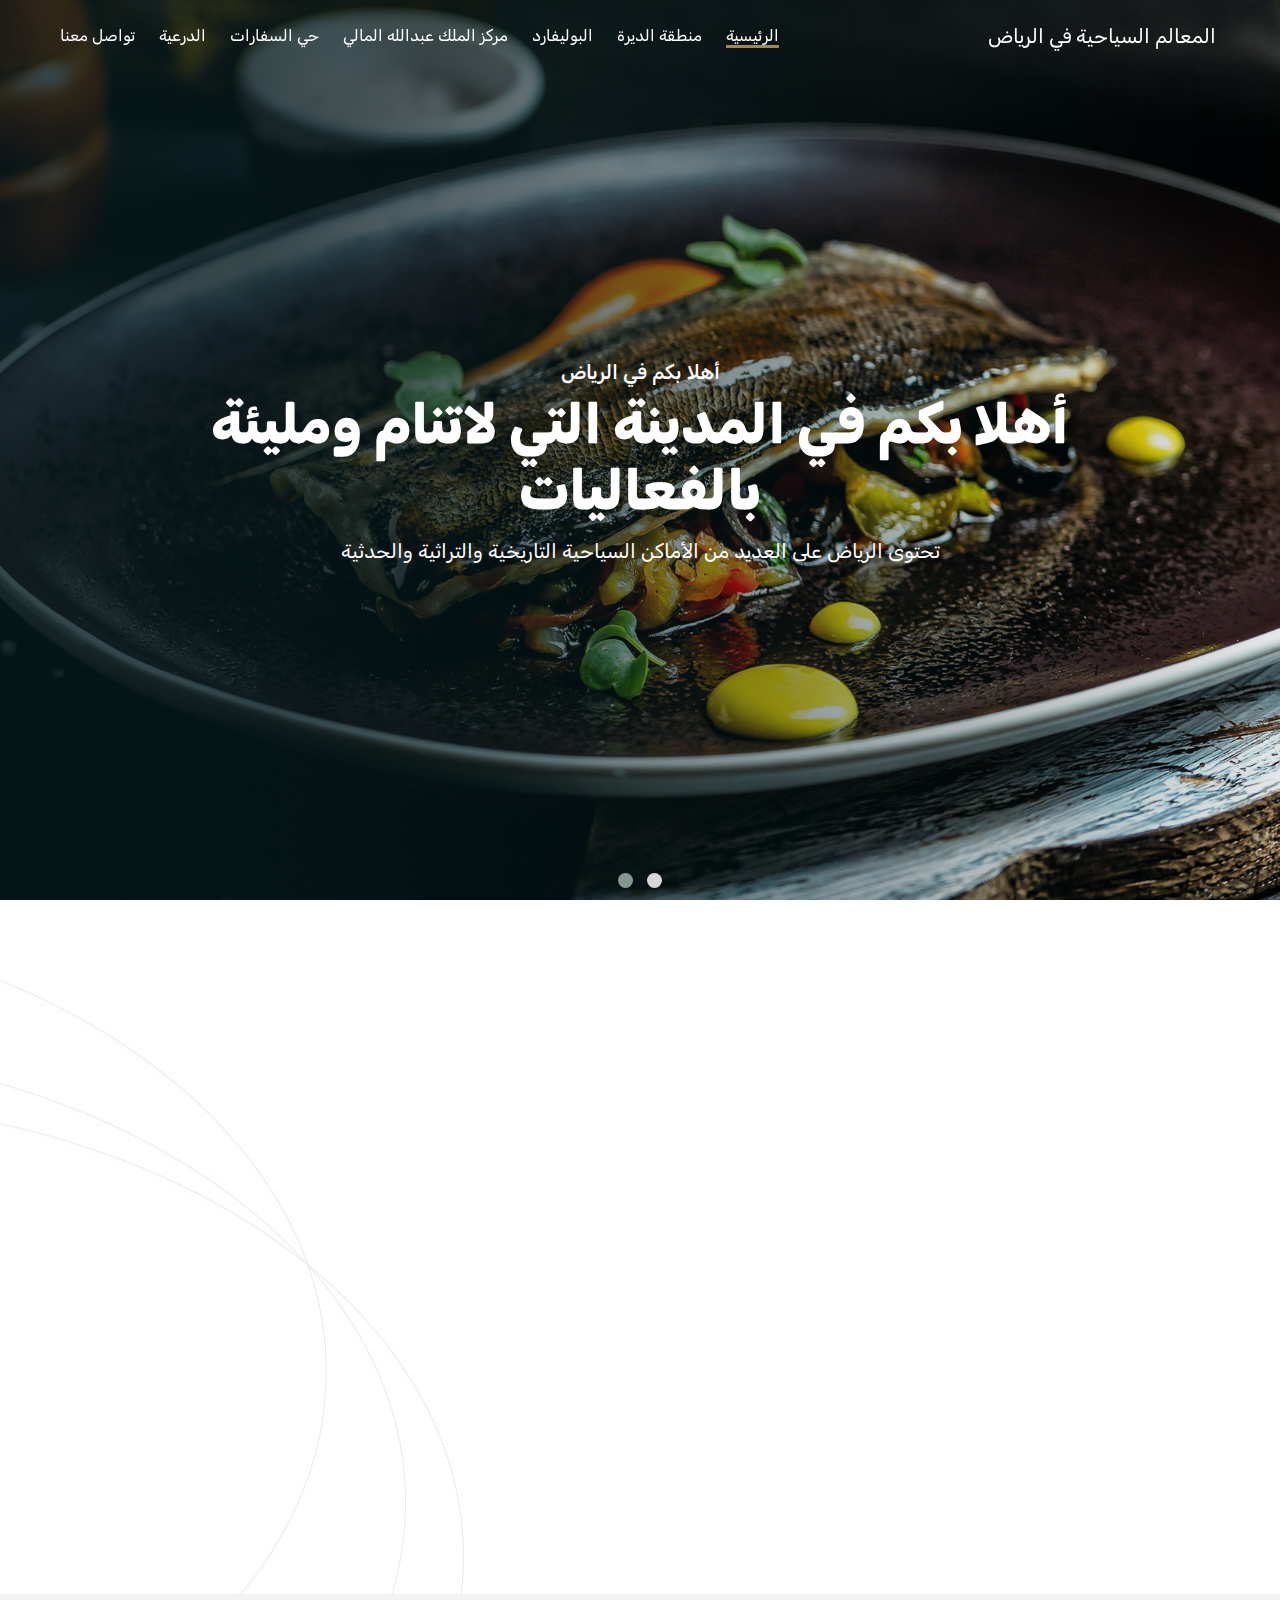
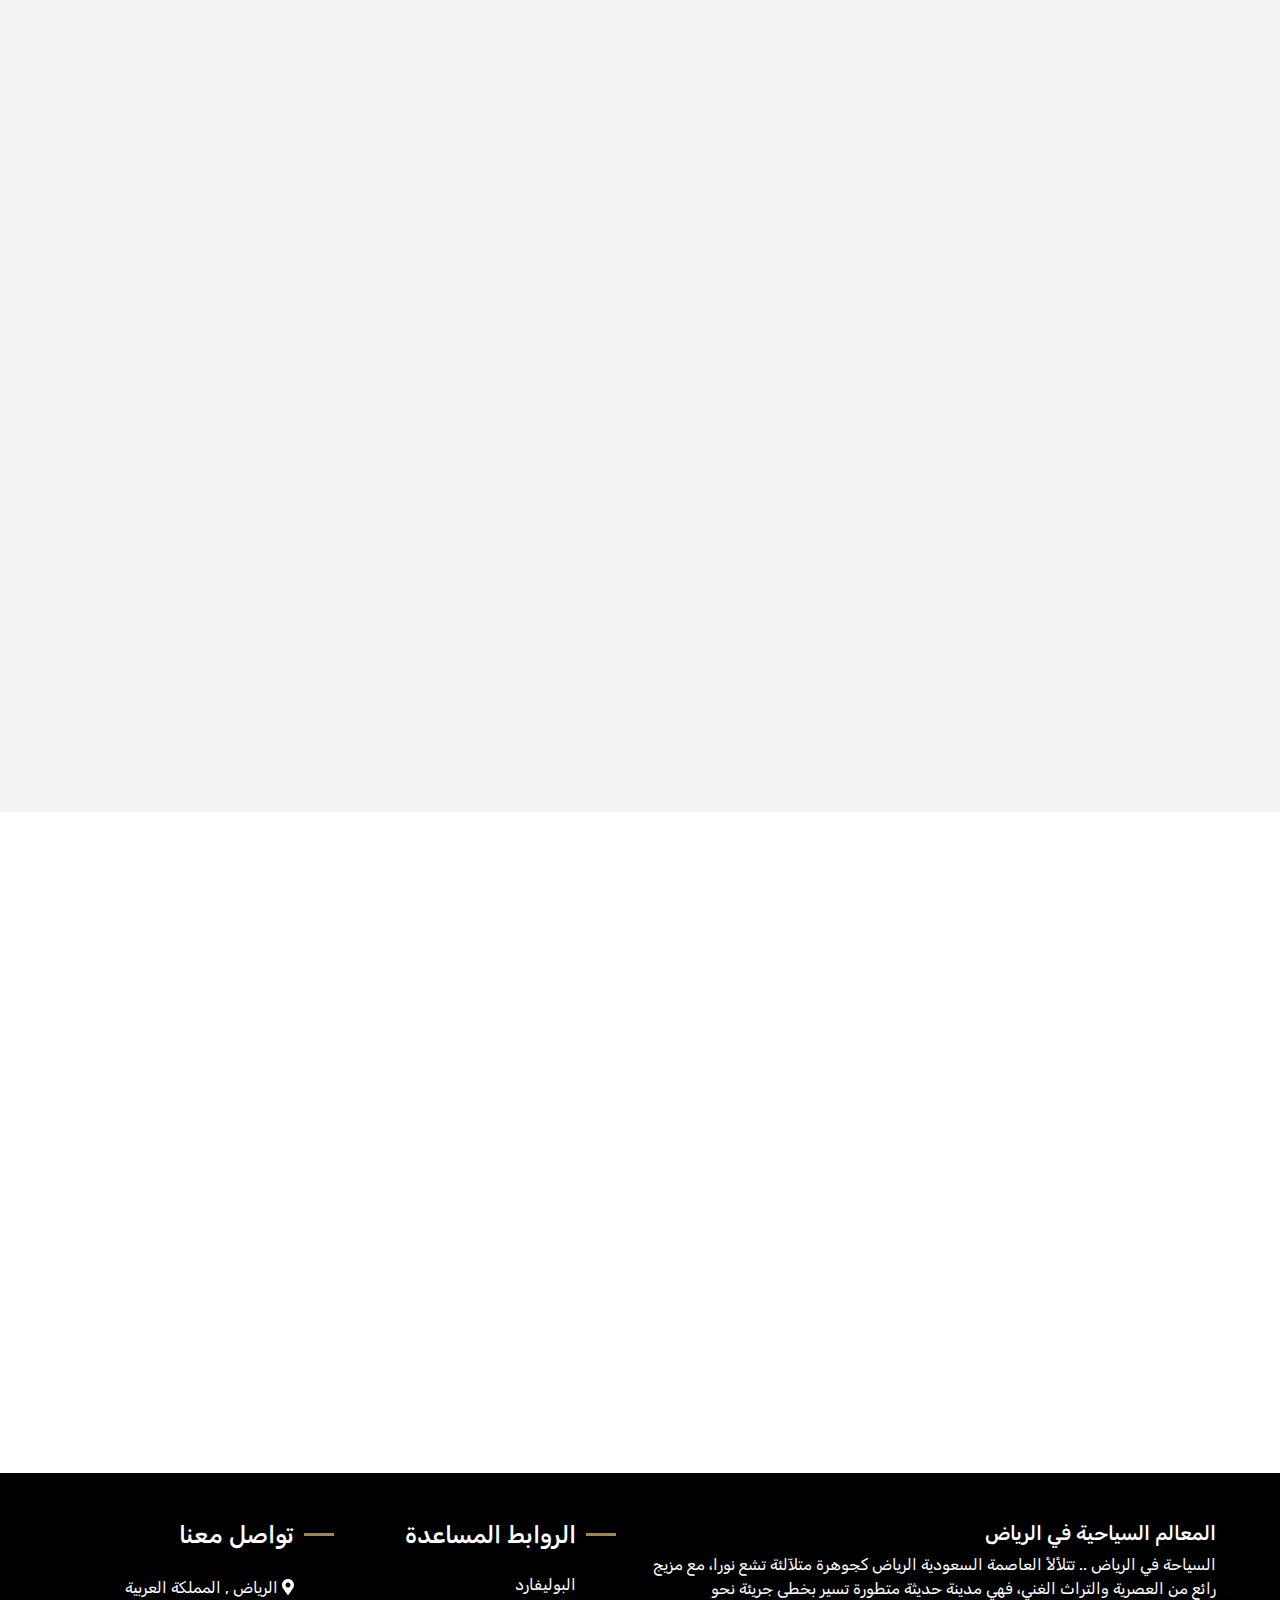
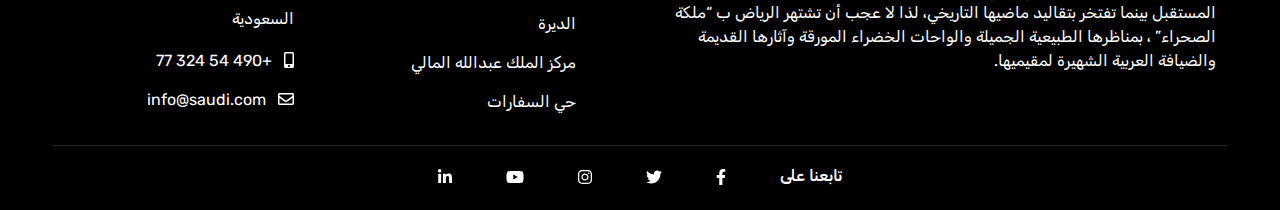
<file: index.html>
<!DOCTYPE html>
<html dir="rtl" lang="ar">

<head>
  <meta charset="UTF-8" />
  <title>المعالم السياحية</title>


  <!-- Stylesheets -->
  <link rel="stylesheet" href="SiteAssets/bootstrap-5.1.3/dist/css/bootstrap.min.css">
  <link rel="stylesheet" href="SiteAssets/fontawesome-free-5.15.4-web/css/all.min.css">
  <link rel="stylesheet" href="SiteAssets/css/animate.min.css">
  <link rel="stylesheet" href="SiteAssets/aos-master/dist/aos.css">


  <!-- Main Style -->
  <link rel="stylesheet" href="SiteAssets/css/style.css" type="text/css" />

  <!-- Owl Carousel -->
  <link rel="stylesheet" href="SiteAssets/OwlCarousel2-2.3.4/dist/assets/owl.carousel.min.css" />
  <link rel="stylesheet" href="SiteAssets/OwlCarousel2-2.3.4/dist/assets/owl.theme.default.min.css" />

  <!-- include Gallery (lightbox) plugin -->
  <link rel="stylesheet" href="SiteAssets/lightbox/css/lightbox.min.css" />
  <!-- fonts -->
  <link rel="preconnect" href="https://fonts.googleapis.com">
  <link rel="preconnect" href="https://fonts.gstatic.com" crossorigin>
  <link href="https://fonts.googleapis.com/css2?family=Rubik:wght@400;500;600;700;800&display=swap" rel="stylesheet">
</head>

<body>

  <header class="navbar navbar-expand-lg navbar-dark fixed-top">
    <div class="contain py-3 px-5">
      <a class="navbar-brand" href="index.html">
        المعالم السياحية في الرياض 
            </a>
      <button class="navbar-toggler" type="button" data-bs-toggle="collapse" data-bs-target="#navbarSupportedContent"
        aria-controls="navbarSupportedContent" aria-expanded="false" aria-label="Toggle navigation">
        <span class="navbar-toggler-icon"></span>
      </button>
      <div class="collapse navbar-collapse" id="navbarSupportedContent">
        <ul class="navbar-nav me-auto mb-2 mb-lg-0">
          <li class="nav-item active" aria-current="page">
            <a class="nav-link" href="index.html">الرئيسية</a>
          </li>
          <li class="nav-item">
            <a class="nav-link" href="الديره.html">منطقة الديرة</a>
          </li>
          <li class="nav-item">
            <a class="nav-link" href="بوليفارد.html">البوليفارد</a>
          </li>
          <li class="nav-item">
            <a class="nav-link" href="الملك.html">مركز الملك عبدالله المالي </a>
          </li>
          <li class="nav-item">
            <a class="nav-link" href="حي السفارات.html">حي السفارات</a>
          </li>
          <li class="nav-item">
            <a class="nav-link" href="الدرعيه.html">الدرعية</a>
          </li>
          <li class="nav-item">
            <a class="nav-link" href="تواصل معنا.html">تواصل معنا </a>
          </li>
          
        </ul>
      </div>


    </div>
  </header>

  <main>
    <section class="slider">
      <div class="owl-one owl-carousel owl-theme">
          <figure class="item">
            <img src="SiteAssets/images/slide2.jpg" alt="">
            <figcaption>
              <h5 class="slide-title-1">أهلا بكم في الرياض </h5>
              <h2 class="slide-title-2">أهلا بكم في المدينة التي لاتنام ومليئة بالفعاليات </h2>
              <p class="slide-text">
                تحتوى الرياض على العديد من الأماكن السياحية التاريخية والتراثية والحدثية 
                            </p>
            </figcaption>
          </figure>
          <figure class="item">
            <img src="SiteAssets/images/about.webp" alt="">
            <figcaption>
              <h5 class="slide-title-1">أهلا بكم في الرياض </h5>
              <h2 class="slide-title-2">أهلا بكم في المدينة التي لاتنام ومليئة بالفعاليات </h2>
              <p class="slide-text">
                تحتوى الرياض على العديد من الأماكن السياحية التاريخية والتراثية والحدثية 
                            </p>
            </figcaption>
          </figure>

      </div>
    </section>

    <section class="about-sec p-sm-5 p-4 ">
      <div class="row pt-5 m-0 justify-content-between align-items-center overflow-hidden">
        <div class="col-lg-6 py-sm-0 py-4" data-aos="fade-left">
          <h6 class="about-mini-title">المعالم السياحية</h6>
          <h2 class="about-title my-3">السياحة في الرياض

          </h2>
          <p>السياحة في الرياض .. تتلألأ العاصمة السعودية الرياض كجوهرة متلآلئة تشع نورا، مع مزيج رائع من العصرية والتراث الغني، فهي مدينة حديثة متطورة تسير بخطى جريئة نحو المستقبل بينما تفتخر بتقاليد ماضيها التاريخي، لذا لا عجب أن تشتهر الرياض ب “ملكة الصحراء” ، بمناظرها الطبيعية الجميلة والواحات الخضراء المورقة وآثارها القديمة والضيافة العربية الشهيرة لمقيميها.
            مع وجود نسبة كبيرة من السكان الوافدين ، تعد السياحة في الرياض أو الرياض بالتأكيد أفضل مكان لتجربة مجموعة واسعة من المأكولات والأطباق من الشرق الأوسط ، لبنان ، تركيا ، الهند ، باكستان ، آسيا ، إيطاليا ، أمركيا ، وأكثر من ذلك، لذا تعد الرياض وجهة ترضي كافة أذواق الزائرين ورغباتهم.

            الطقس في الرياض دافىء طوال العام تقريباً، مع درجات حرارة يمكن أن ترتفع إلى 45 درجة مئوية في أشهر الصيف بين أبريل وأكتوبر، لذا ينصحك الكثير من الخبراء بالزيارة في فصل الربيع أو الخريف حيث تسود أجواء لطيفة.
          </p>
        </div>
        <div class="col-lg-5 h-100" data-aos="fade-right">
          <figure class="about-img">
            <img src="SiteAssets/images/about.webp" alt="">

          </figure>
        </div>
      </div>
      <div class="section-link  py-1" data-aos="fade-in">
        <a href="https://riyadhseason.com/ar-SA">
            <span style="color: rgb(155, 125, 5);"> موسم الرياض</span>
            <svg xmlns="http://www.w3.org/2000/svg" width="16" height="16" fill="currentColor"
                class="bi bi-arrow-left-circle" viewBox="0 0 16 16">
                <path fill-rule="evenodd"
                    d="M1 8a7 7 0 1 0 14 0A7 7 0 0 0 1 8zm15 0A8 8 0 1 1 0 8a8 8 0 0 1 16 0zM4.5 7.5a.5.5 0 0 0 0 1h5.793l-2.147 2.146a.5.5 0 0 0 .708.708l3-3a.5.5 0 0 0 0-.708l-3-3a.5.5 0 1 0-.708.708L10.293 7.5H4.5z">
                </path>
            </svg> </a>
    </div>
    </section>
    

    <section class="products p-sm-5 p-4 ">
      <h2 class="title display-4 pb-3 text-center" data-aos="fade-down">معالمنا السياحية</h2>
      <h6 class="px-xl-5 pt-3 text-center" data-aos="zoom-in">تحتوى الرياض على العديد من الأماكن السياحية التاريخية والتراثية والحدثية </h6>
      <ul class="nav nav-pills justify-content-center" id="pills-tab" role="tablist">
        <li class="nav-item" role="presentation" data-aos="flip-up">
          <button class="nav-link fw-bold " id="pills-one-tab" data-bs-toggle="pill" data-bs-target="#pills-one"
            type="button" role="tab" aria-controls="pills-one" aria-selected="false">منطقة الديرة 
          </button>

        </li>
        <li class="nav-item" role="presentation" data-aos="flip-up">
          <button class="nav-link fw-bold active" id="pills-two-tab" data-bs-toggle="pill" data-bs-target="#pills-two"
            type="button" role="tab" aria-controls="pills-two" aria-selected="false">البوليفارد
          </button>
        </li>
        <li class="nav-item" role="presentation" data-aos="flip-up">
          <button class="nav-link fw-bold" id="pills-three-tab" data-bs-toggle="pill" data-bs-target="#pills-three"
            type="button" role="tab" aria-controls="pills-three" aria-selected="true">مركز الملك عبدالله المالي 
          </button>
        </li>
        <li class="nav-item" role="presentation" data-aos="flip-up">
          <button class="nav-link fw-bold" id="pills-four-tab" data-bs-toggle="pill" data-bs-target="#pills-four"
            type="button" role="tab" aria-controls="pills-four" aria-selected="true">حي السفارات 
          </button>
        </li>
        <li class="nav-item" role="presentation" data-aos="flip-up">
          <button class="nav-link fw-bold" id="pills-five-tab" data-bs-toggle="pill" data-bs-target="#pills-five"
            type="button" role="tab" aria-controls="pills-five" aria-selected="true">الدرعية 
          </button>
        </li>
      </ul>
      <div class="tab-content px-xl-5 pt-3" id="pills-tabContent">
        <div class="tab-pane fade " id="pills-one" role="tabpanel" aria-labelledby="pills-one-tab">
          <div class="row m-0">
            <div class="col-lg-4 col-md-6 mb-4 product position-relative" data-aos="zoom-in">
              <figure class="product-img m-0">
                <img src="SiteAssets/images/الثميري1.jpg" alt="#">
              </figure>
              <div class="pro-caption">
                <h6 class="product-btn"> الديرة</h6>
                <h5><a href="single-product.html">شارع الثميري </a></h5>
              </div>
            </div>
            <div class="col-lg-4 col-md-6 mb-4 product position-relative" data-aos="zoom-in">
              <figure class="product-img m-0">
                <img src="SiteAssets/images/المعقيليه2.jpeg" alt="#">
              </figure>
              <div class="pro-caption">
                <h6 class="product-btn"> الديرة</h6>
                <h5><a href="single-product.html">المعيقلية </a></h5>
              </div>
            </div>
            <div class="col-lg-4 col-md-6 mb-4 product position-relative" data-aos="zoom-in">
              <figure class="product-img m-0">
                <img src="SiteAssets/images/الديره2.jpg" alt="#">
              </figure>
              <div class="pro-caption">
                <h6 class="product-btn"> الديرة</h6>
                <h5><a href="single-product.html"> سوق سويقه</a></h5>
              </div>
            </div>

          </div>

        </div>
        <div class="tab-pane fade active show" id="pills-two" role="tabpanel" aria-labelledby="pills-two-tab">
          <div class="row m-0">
            <div class="col-lg-4 col-md-6 mb-4 product position-relative" data-aos="zoom-in">
              <figure class="product-img m-0">
                <img src="SiteAssets/images/WhatsApp Image 2024-01-23 at 11.05.36_07d4686b.jpg" alt="#">
              </figure>
              <div class="pro-caption">
                <h6 class="product-btn">البوليفارد</h6>
                <h5><a href="single-product.html">بوليفارد وورلد</a></h5>
              </div>
            </div>
            <div class=" col-lg-4 col-md-6 mb-4 product position-relative" data-aos="zoom-in">
              <figure class="product-img m-0">
                <img src="SiteAssets/images/WhatsApp Image 2024-01-23 at 11.05.49_69b58fb2.jpg" alt="#">
              </figure>
              <div class="pro-caption">
                <h6 class="product-btn">البوليفارد</h6>
                <h5><a href="single-product.html">بوليفارد سيتي </a></h5>
              </div>
            </div>
            <div class=" col-lg-4 col-md-6 mb-4 product position-relative" data-aos="zoom-in">
              <figure class="product-img m-0">
                <img src="SiteAssets/images/WhatsApp Image 2024-01-23 at 11.06.03_c90fdcf4.jpg" alt="#">
              </figure>
              <div class="pro-caption">
                <h6 class="product-btn">البوليفارد</h6>
                <h5><a href="single-product.html">بوليفارد وورلد </a></h5>
              </div>
            </div>
  
          </div>

        </div>
        <div class="tab-pane fade" id="pills-three" role="tabpanel" aria-labelledby="pills-three-tab">
          <div class="row m-0">
            <div class=" col-lg-4 col-md-6 mb-4 product position-relative" data-aos="zoom-in">
              <figure class="product-img m-0">
                <img src="SiteAssets/images/الملك.jpg" alt="#">
              </figure>
              <div class="pro-caption">
                <h6 class="product-btn">مركز الملك عبدالله</h6>
                <h5><a href="single-product.html">حي الملك عبدالله</a></h5>
              </div>
            </div>
            <div class=" col-lg-4 col-md-6 mb-4 product position-relative" data-aos="zoom-in">
              <figure class="product-img m-0">
                <img src="SiteAssets/images/منتزه الملك.jpg" alt="#">
              </figure>
              <div class="pro-caption">
                <h6 class="product-btn">مركز الملك عبدالله</h6>
                <h5><a href="single-product.html">منتزه الملك عبدالله</a></h5>
              </div>
            </div>
            <div class=" col-lg-4 col-md-6 mb-4 product position-relative" data-aos="zoom-in">
              <figure class="product-img m-0">
                <img src="SiteAssets/images/مركز الملك.jpg" alt="#">
              </figure>
              <div class="pro-caption">
                <h6 class="product-btn">مركز الملك عبدالله</h6>
                <h5><a href="single-product.html">مركز الملك عبدالله</a></h5>
              </div>
            </div>
          </div>

        </div>
        <div class="tab-pane fade" id="pills-four" role="tabpanel" aria-labelledby="pills-four-tab">
          <div class="row m-0">
            <div class=" col-lg-4 col-md-6 mb-4 product position-relative" data-aos="zoom-in">
              <figure class="product-img m-0">
                <img src="SiteAssets/images/عود سكوير2.jpg" alt="#">
              </figure>
              <div class="pro-caption">
                <h6 class="product-btn">  حي السفارات</h6>
                <h5><a href="single-product.html">عود سكوير </a></h5>
              </div>
            </div>
            <div class=" col-lg-4 col-md-6 mb-4 product position-relative" data-aos="zoom-in">
              <figure class="product-img m-0">
                <img src="SiteAssets/images/حديقة الحجر2.jpg" alt="#">
              </figure>
              <div class="pro-caption">
                <h6 class="product-btn">  حي السفارات</h6>
                <h5><a href="single-product.html">  حديقة الحجر</a></h5>
              </div>
            </div>
            <div class=" col-lg-4 col-md-6 mb-4 product position-relative" data-aos="zoom-in">
              <figure class="product-img m-0">
                <img src="SiteAssets/images/عود سكوير3.jpg" alt="#">
              </figure>
              <div class="pro-caption">
                <h6 class="product-btn">  حي السفارات</h6>
                <h5><a href="single-product.html">عود سكوير  </a></h5>
              </div>
            </div>
          </div>

        </div>
        <div class="tab-pane fade" id="pills-five" role="tabpanel" aria-labelledby="pills-five-tab">
          <div class="row m-0">
            <div class=" col-lg-4 col-md-6 mb-4 product position-relative" data-aos="zoom-in">
              <figure class="product-img m-0">
                <img src="SiteAssets/images/منتزه2.jpg" alt="#">
              </figure>
              <div class="pro-caption">
                <h6 class="product-btn">  الدرعية</h6>
                <h5><a href="single-product.html">منتزه البحيري التراثي  </a></h5>
              </div>
            </div>
            <div class=" col-lg-4 col-md-6 mb-4 product position-relative" data-aos="zoom-in">
              <figure class="product-img m-0">
                <img src="SiteAssets/images/سمحان1.jpg" alt="#">
              </figure>
              <div class="pro-caption">
                <h6 class="product-btn">  الدرعية</h6>
                <h5><a href="single-product.html">حي سمحان التراثي  </a></h5>
              </div>
            </div>
            <div class=" col-lg-4 col-md-6 mb-4 product position-relative" data-aos="zoom-in">
              <figure class="product-img m-0">
                <img src="SiteAssets/images/منتزه3.jpg" alt="#">
              </figure>
              <div class="pro-caption">
                <h6 class="product-btn">الدرعية  </h6>
                <h5><a href="single-product.html"> منتزه البحيري التراثي </a></h5>
              </div>
            </div>
          </div>

        </div>
      </div>
           <div class="section-link text-center py-4" data-aos="fade-in">
                <a >
                    <span>زيارة كل المعالم السياحية</span>
                    <svg xmlns="http://www.w3.org/2000/svg" width="16" height="16" fill="currentColor"
                        class="bi bi-arrow-left-circle" viewBox="0 0 16 16">
                        <path fill-rule="evenodd"
                            d="M1 8a7 7 0 1 0 14 0A7 7 0 0 0 1 8zm15 0A8 8 0 1 1 0 8a8 8 0 0 1 16 0zM4.5 7.5a.5.5 0 0 0 0 1h5.793l-2.147 2.146a.5.5 0 0 0 .708.708l3-3a.5.5 0 0 0 0-.708l-3-3a.5.5 0 1 0-.708.708L10.293 7.5H4.5z">
                        </path>
                    </svg> </a>
            </div>

    </section>


    <section class="contact p-4 my-5">
      <div class="row m-0 p-3 overflow-hidden">
          <div class="col-lg-6 col-md-6 col-sm-12" data-aos="fade-right">
          <h6 class="about-mini-title">المعالم السياحية</h6>
          <h2 class="about-title">أهلا بكم في المدينة التي لاتنام ومليئة بالفعاليات </h2>
          <p>تقع الرياض، عاصمة المملكة العربية السعودية والمركز المالي الرئيسي، على هضبة صحراوية في وسط البلاد. تشمل معالم المنطقة التجارية "مركز المملكة" الذي يبلغ ارتفاعه 302 مترًا والذي يضم جسرًا معلقًا يربط بين برجين، ومركز الفيصلية الذي يبلغ ارتفاعه 267 مترًا والذي يتميز بقمة زجاجية. يقع حصن المصمك في منطقة ديرة التاريخية، وهو موقع غارة عام 1902 التي منحت آل سعود السيطرة على الرياض.</p>
          <ul class="list-unstyled px-0">
            <li class="py-2">
              <p class="m-0">
                <i class="fas fa-map-marker-alt my-color"></i>
                الرياض , المملكة العربية السعودية              </p>
            </li>
          </ul>
        </div>
        <div class="col-10 col-md-8 col-lg-6 text-center p-4  rounded">
          <iframe src="https://www.google.com/maps/embed?pb=!1m18!1m12!1m3!1d927767.3399049372!2d46.163081231815035!3d24.723750059422045!2m3!1f0!2f0!3f0!3m2!1i1024!2i768!4f13.1!3m3!1m2!1s0x3e2f03890d489399%3A0xba974d1c98e79fd5!2sRiyadh%20Saudi%20Arabia!5e0!3m2!1sen!2seg!4v1706188981514!5m2!1sen!2seg" 
          width="600" height="300" style="border:0;" allowfullscreen="" loading="lazy" referrerpolicy="no-referrer-when-downgrade"></iframe>
       </div>
        
      </div>
    <div class="section-link py-1 px-4" data-aos="fade-in">
    <a href="https://welcomesaudi.com/ar">
        <span style="color: rgb(155, 125, 5);">اهلا في السعودية</span>
        <svg xmlns="http://www.w3.org/2000/svg" width="16" height="16" fill="currentColor"
             class="bi bi-arrow-left-circle" viewBox="0 0 16 16">
            <path fill-rule="evenodd"
                  d="M1 8a7 7 0 1 0 14 0A7 7 0 0 0 1 8zm15 0A8 8 0 1 1 0 8a8 8 0 0 1 16 0zM4.5 7.5a.5.5 0 0 0 0 1h5.793l-2.147 2.146a.5.5 0 0 0 .708.708l3-3a.5.5 0 0 0 0-.708l-3-3a.5.5 0 1 0-.708.708L10.293 7.5H4.5z">
            </path>
        </svg>
    </a>
</div>

    <div class="section-link  py-1 px-4"  data-aos="fade-in">
      <a href="https://www.sta.gov.sa/ar/home">
          <span style="color: rgb(155, 125, 5);">  الهيئة السعودية للسياحة</span>
          <svg xmlns="http://www.w3.org/2000/svg" width="16" height="16" fill="currentColor"
              class="bi bi-arrow-left-circle" viewBox="0 0 16 16">
              <path fill-rule="evenodd"
                  d="M1 8a7 7 0 1 0 14 0A7 7 0 0 0 1 8zm15 0A8 8 0 1 1 0 8a8 8 0 0 1 16 0zM4.5 7.5a.5.5 0 0 0 0 1h5.793l-2.147 2.146a.5.5 0 0 0 .708.708l3-3a.5.5 0 0 0 0-.708l-3-3a.5.5 0 1 0-.708.708L10.293 7.5H4.5z">
              </path>
          </svg> </a>
  </div>
    </section>

  </main>
  <footer class="px-4 px-sm-5 pb-3 pt-5">
    <div class="row position-relative justify-content-center px-3">
      <div class="col-lg-6">
         <h5> المعالم السياحية في الرياض </h5>
        السياحة في الرياض .. تتلألأ العاصمة السعودية الرياض كجوهرة متلآلئة تشع نورا، مع مزيج رائع من العصرية والتراث الغني، فهي مدينة حديثة متطورة تسير بخطى جريئة نحو المستقبل بينما تفتخر بتقاليد ماضيها التاريخي، لذا لا عجب أن تشتهر الرياض ب “ملكة الصحراء” ، بمناظرها الطبيعية الجميلة والواحات الخضراء المورقة وآثارها القديمة والضيافة العربية الشهيرة لمقيميها.</p>

        </figure>
      </div>
      <div class="col-lg-6">
        <div class="row mx-0">
          <div class="col-md-6 col-sm-12 ps-lg-5">
            <h4 class="footer-title position-relative">الروابط المساعدة</h4>
            <ul class="list-unstyled pt-4">
              <li><a href="بوليفارد.html">البوليفارد</a></li>
              <li><a href="الديره.html">الديرة</a></li>
              <li><a href="الملك.html">مركز الملك عبدالله المالي </a></li>
              <li><a href="حي السفارات.html">حي السفارات</a></li>
            </ul>
          </div>
          <div class="col-md-6 col-sm-12">
            <h4 class="footer-title position-relative">تواصل معنا</h4>
            <ul class="list-unstyled pt-4 ">
              <li>
                <p class="m-0">
                  <i class="fas fa-map-marker-alt my-color"></i>
                  الرياض , المملكة العربية السعودية 
                </p>
              </li>
              <li>
                <i class="fas fa-mobile-alt my-color"></i>
                <a href="#" class="d-inline mb-2 mx-2 ">+490 54 324 77</a>
              </li>
              <li>
                <i class="far fa-envelope my-color"></i>
                <a href="#" class="d-inline mb-2 mx-2">
                  info@saudi.com
                </a>
              </li>
            </ul>
          </div>
        </div>
      </div>
      <div class="col-12 copy">
            <div class=" d-flex justify-content-between social-media">
              <h6>تابعنا على</h6>
              <a href="https://www.facebook.com" target="_blank">
                <i class="fab fa-facebook-f"></i>
              </a>
              <a target="_blank" href="https://www.twitter.com">
                <i class="fab fa-twitter"></i>
              </a>
              <a target="_blank" href="https:/www.instagram.com">
                <i class="fab fa-instagram"></i>
              </a>
              <a target="_blank" href="https://www.youtube.com">
                <i class="fab fa-youtube"></i>
              </a>
              <a target="_blank" href="https://www.linkedin.com">
                <i class="fab fa-linkedin-in"></i>
              </a>
            </div>
  
        </div>
      </div>
  </footer>
  <script src="SiteAssets/js/jquery-3.6.0.min.js"></script>
  <script src="SiteAssets/bootstrap-5.1.3/dist/js/bootstrap.min.js"></script>
  <script src="SiteAssets/fontawesome-free-5.15.4-web/js/all.min.js"></script>

  <!-- Main js -->
  <script src="SiteAssets/js/style.js"></script>

  <!-- include Gallery (lightbox) plugin js-->
  <script src="SiteAssets/lightbox/js/lightbox.min.js"></script>

  <!-- include Owl Carousel plugin js-->
  <script src="SiteAssets/OwlCarousel2-2.3.4/dist/owl.carousel.min.js"></script>
  <script src="SiteAssets/aos-master/dist/aos.js"></script>
  <script>
    AOS.init();
  </script>

  <script>
    $('.owl-one').owlCarousel({
      items: 1,
      loop: true,
      dots: true,
      nav: true,
      autoplay: true,
      smartSpeed: 450,

    });

  </script>
  <script>
    $(window).scroll(function () {
      const a = 0;
      console.log($('.counter').offset().top);
      if (a === 0 && $(window).scrollTop() > 50) {
        $('.counter-no').each(function () {
          const $this = $(this),
            countTo = $this.attr('data-target');
          $({
            countNum: $this.text()
          }).animate({
            countNum: countTo
          },
            {
              duration: 2000,
              easing: 'swing',
              step: function () {
                $this.text(Math.floor(this.countNum));
              },
              complete: function () {
                $this.text(this.countNum);
              }
            });
        });
      }
    });
  </script>
  <script>
    $('.client-carousel').owlCarousel({
      items: 6,
      loop: true,
      dots: false,
      nav: true,
      // margin: 25,
      pagination: false,
      autoplay: true,
      autoplaySpeed: 1000,
      autoplayTimeout: 3000,
      responsive: {
        0: {
          items: 1,
          nav: true,
          dots: false
        },
        600: {
          items: 3,
          nav: true
        },
        850: {
          items: 4,
          nav: true
        },
        1020: {
          items: 5,
          nav: true
        },
        1350: {
          items: 6,
          nav: true
        }
      }
    });
  </script>
</body>

</html>
</file>
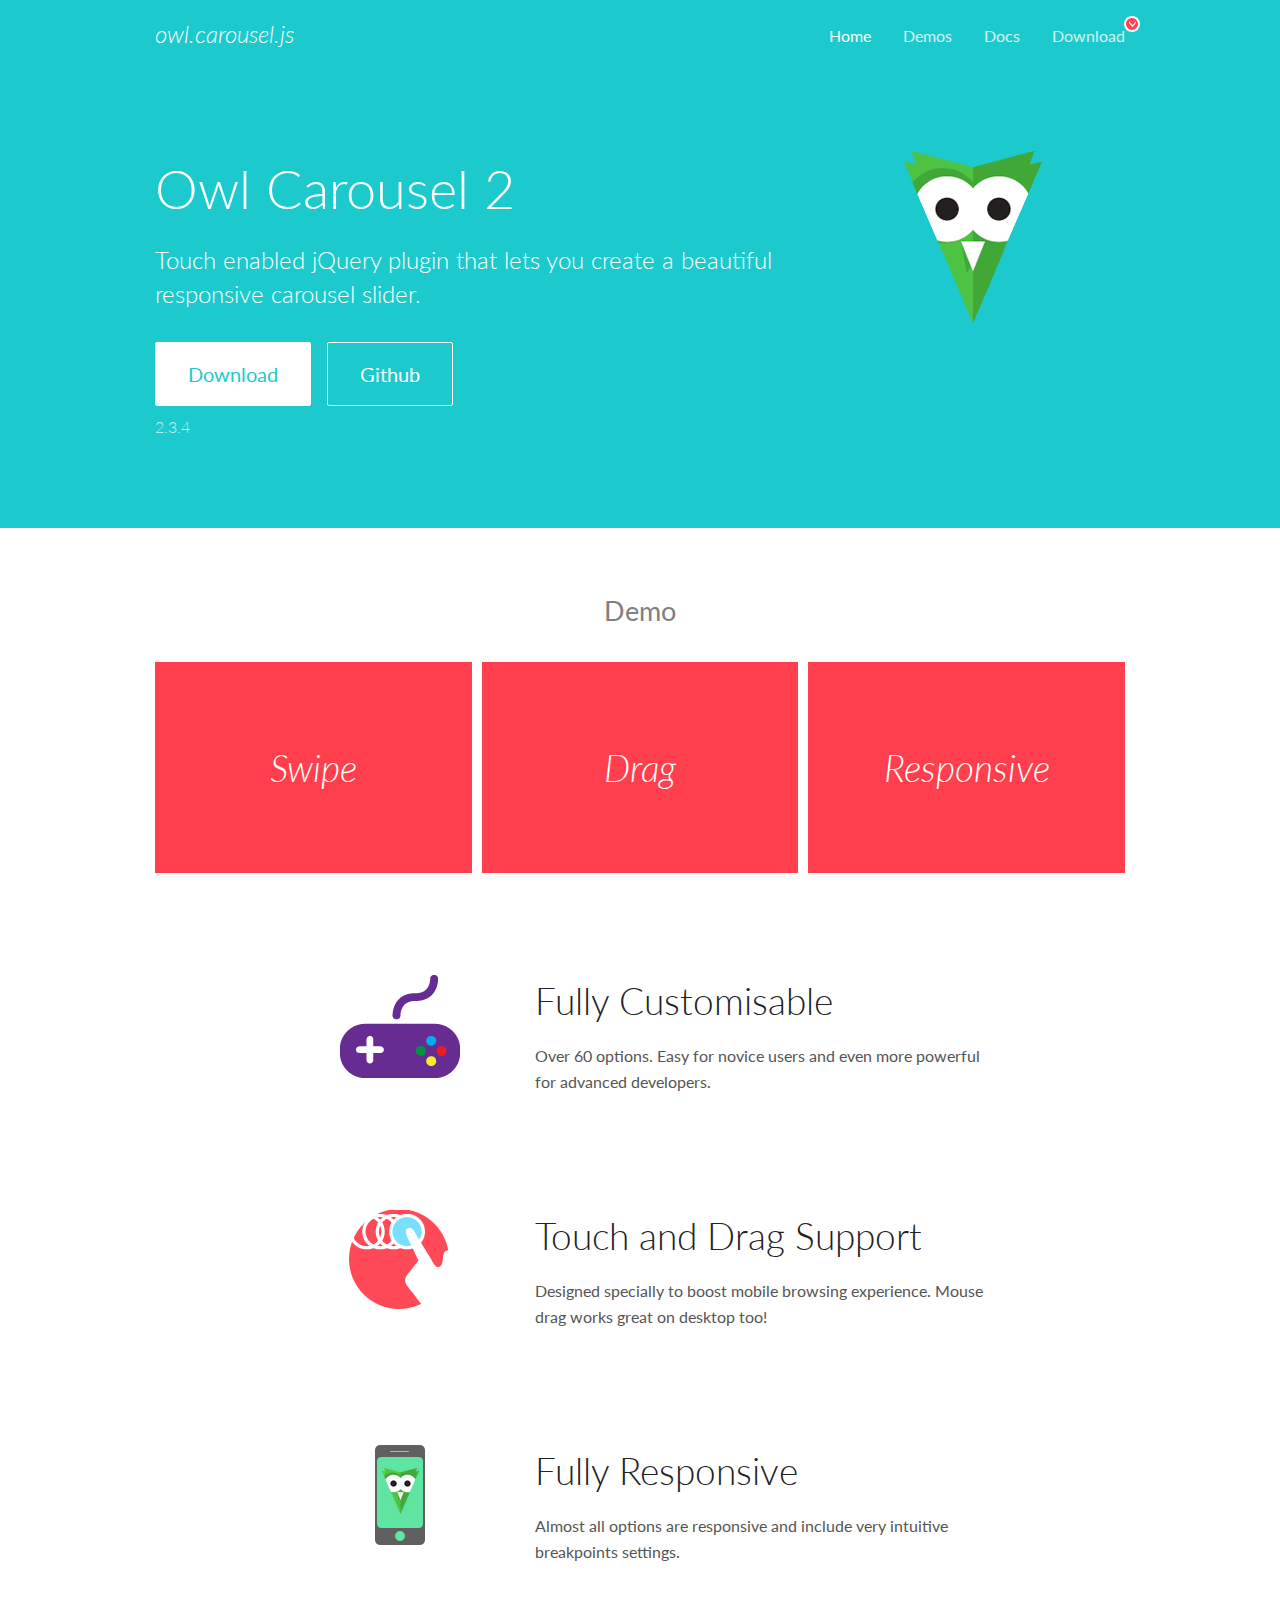
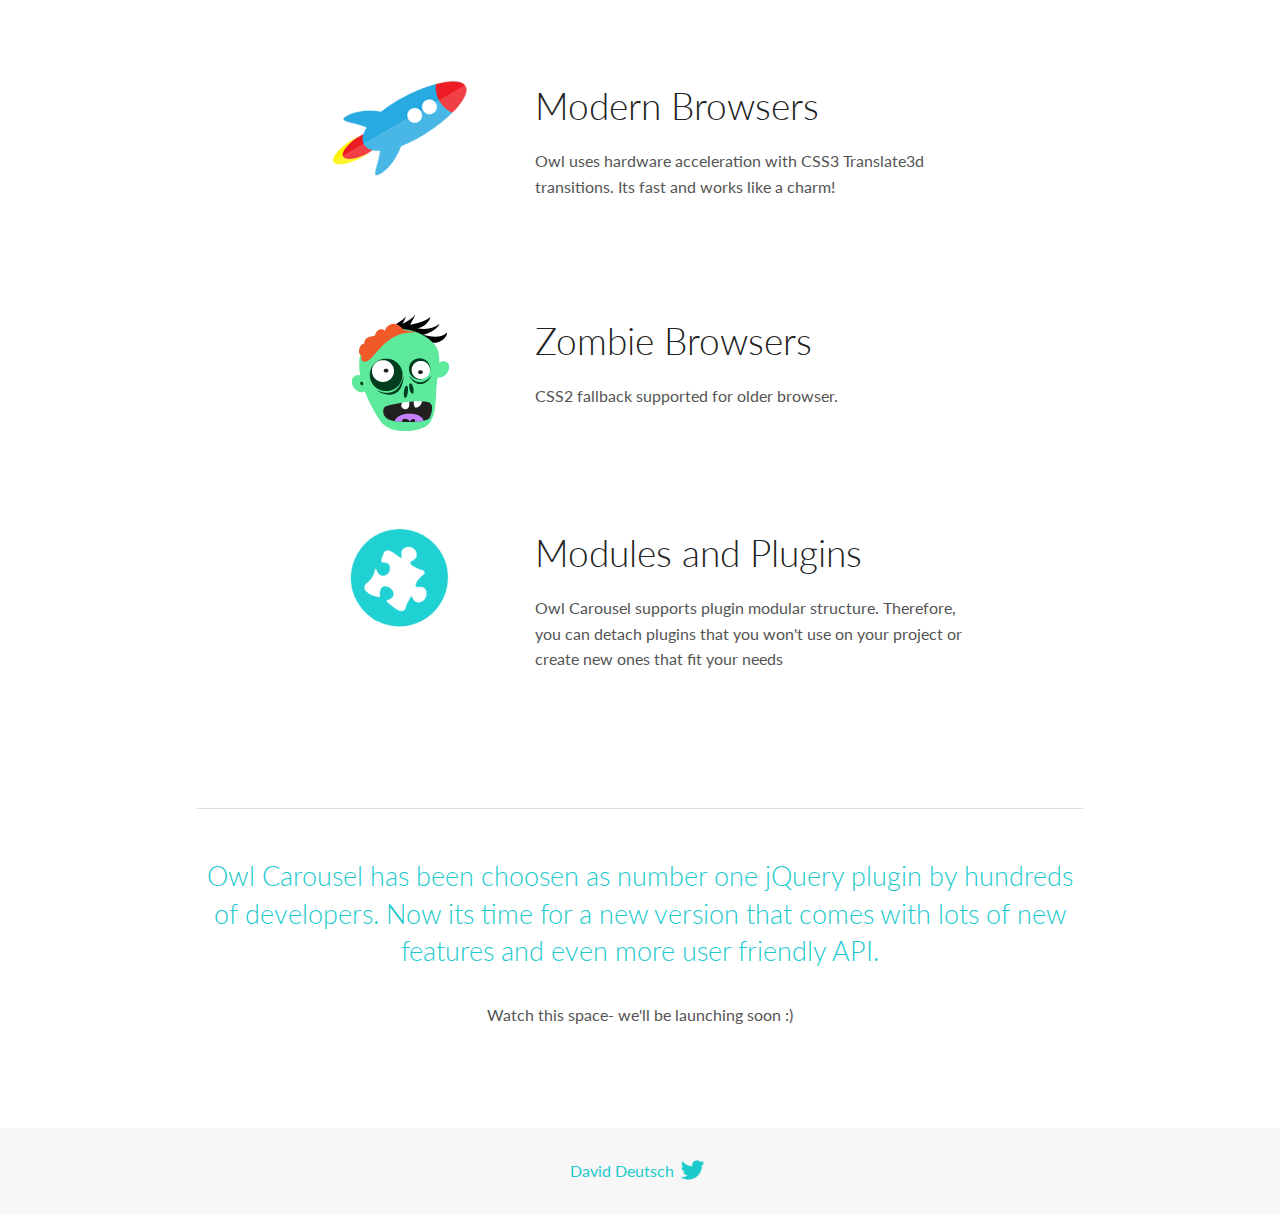
<file: SiteAssets/OwlCarousel2-2.3.4/docs/index.html>
<!DOCTYPE html>
<html lang="en">
  <head>

    <!-- head -->
    <meta charset="utf-8">
    <meta name="msapplication-tap-highlight" content="no" />
    <meta name="viewport" content="width=device-width, initial-scale=1.0" />
    <meta name="description" content="Touch enabled jQuery plugin that lets you create beautiful responsive carousel slider.">
    <meta name="author" content="David Deutsch">
    <title>
      Home | Owl Carousel | 2.3.4
    </title>

    <!-- Stylesheets -->
    <link href='https://fonts.googleapis.com/css?family=Lato:300,400,700,400italic,300italic' rel='stylesheet' type='text/css'>
    <link rel="stylesheet" href="assets/css/docs.theme.min.css">

    <!-- Owl Stylesheets -->
    <link rel="stylesheet" href="assets/owlcarousel/assets/owl.carousel.min.css">
    <link rel="stylesheet" href="assets/owlcarousel/assets/owl.theme.default.min.css">

    <!-- HTML5 shim and Respond.js IE8 support of HTML5 elements and media queries -->

    <!--[if lt IE 9]>
      <script src="https://oss.maxcdn.com/libs/html5shiv/3.7.0/html5shiv.js"></script>
      <script src="https://oss.maxcdn.com/libs/respond.js/1.3.0/respond.min.js"></script>
    <![endif]-->

    <!-- Favicons -->
    <link rel="apple-touch-icon-precomposed" sizes="144x144" href="assets/ico/apple-touch-icon-144-precomposed.png">
    <link rel="shortcut icon" href="assets/ico/favicon.png">
    <link rel="shortcut icon" href="favicon.ico">

    <!-- Yeah i know js should not be in header. Its required for demos.-->

    <!-- javascript -->
    <script src="assets/vendors/jquery.min.js"></script>
    <script src="assets/owlcarousel/owl.carousel.js"></script>
  </head>
  <body>

    <!-- header -->
    <header class="header">
      <div class="row">
        <div class="large-12 columns">
          <div class="brand left">
            <h3>
              <a href="/OwlCarousel2/">owl.carousel.js</a> 
            </h3>
          </div>
          <a id="toggle-nav" class="right">
            <span></span> <span></span> <span></span> 
          </a> 
          <div class="nav-bar">
            <ul class="clearfix">
              <li class="active">
                <a href="/OwlCarousel2/index.html">Home</a> 
              </li>
              <li> <a href="/OwlCarousel2/demos/demos.html">Demos</a>  </li>
              <li> <a href="/OwlCarousel2/docs/started-welcome.html">Docs</a>  </li>
              <li>
                <a href="https://github.com/OwlCarousel2/OwlCarousel2/archive/2.3.4.zip">Download</a> 
                <span class="download"></span> 
              </li>
            </ul>
          </div>
        </div>
      </div>
    </header>

    <!-- home panel -->
    <section id="hero">
      <div class="row">
        <div class="large-8 medium-8 columns">
          <h1>Owl Carousel 2</h1>
          <h4>Touch enabled jQuery plugin that lets you create a beautiful responsive carousel slider.</h4>
          <a href="https://github.com/OwlCarousel2/OwlCarousel2/archive/2.3.4.zip" class="hero-button">Download</a> 
          <a href="https://github.com/OwlCarousel2/OwlCarousel2" class="hero-button outline">Github</a> 
          <p>2.3.4</p>
        </div>
        <div class="large-4 medium-4 columns">
          <img class="owl-logo" src="assets/img/owl-logo.png" alt="mr. Owl">
        </div>
      </div>
    </section>

    <!-- body -->
    <div class="home-demo">
      <div class="row">
        <div class="large-12 columns">
          <h3>Demo</h3>
          <div class="owl-carousel">
            <div class="item">
              <h2>Swipe</h2>
            </div>
            <div class="item">
              <h2>Drag</h2>
            </div>
            <div class="item">
              <h2>Responsive</h2>
            </div>
            <div class="item">
              <h2>CSS3</h2>
            </div>
            <div class="item">
              <h2>Fast</h2>
            </div>
            <div class="item">
              <h2>Easy</h2>
            </div>
            <div class="item">
              <h2>Free</h2>
            </div>
            <div class="item">
              <h2>Upgradable</h2>
            </div>
            <div class="item">
              <h2>Tons of options</h2>
            </div>
            <div class="item">
              <h2>Infinity</h2>
            </div>
            <div class="item">
              <h2>Auto Width</h2>
            </div>
          </div>
        </div>
      </div>
    </div>
    <script>
      var owl = $('.owl-carousel');
      owl.owlCarousel({
        margin: 10,
        loop: true,
        responsive: {
          0: {
            items: 1
          },
          600: {
            items: 2
          },
          1000: {
            items: 3
          }
        }
      })
    </script>

    <!-- features -->
    <div id="features">
      <div class="row">
        <div class="small-12 medium-9 small-centered columns">
          <section class="row feature">
            <div class="medium-4 small-12 columns">
              <img src="assets/img/feature-options.png" alt="">
            </div>
            <div class="medium-8 small-12 columns">
              <h2>Fully Customisable</h2>
              <p>Over 60 options. Easy for novice users and even more powerful for advanced developers.</p>
            </div>
          </section>
          <section class="row feature">
            <div class="medium-4 small-12 columns">
              <img src="assets/img/feature-drag.png" alt="">
            </div>
            <div class="medium-8 small-12 columns">
              <h2>Touch and Drag Support</h2>
              <p>Designed specially to boost mobile browsing experience. Mouse drag works great on desktop too!</p>
            </div>
          </section>
          <section class="row feature">
            <div class="medium-4 small-12 columns">
              <img src="assets/img/feature-responsive.png" alt="">
            </div>
            <div class="medium-8 small-12 columns">
              <h2>Fully Responsive</h2>
              <p>Almost all options are responsive and include very intuitive breakpoints settings.</p>
            </div>
          </section>
          <section class="row feature">
            <div class="medium-4 small-12 columns">
              <img src="assets/img/feature-modern.png" alt="">
            </div>
            <div class="medium-8 small-12 columns">
              <h2>Modern Browsers</h2>
              <p>Owl uses hardware acceleration with CSS3 Translate3d transitions. Its fast and works like a charm! </p>
            </div>
          </section>
          <section class="row feature">
            <div class="medium-4 small-12 columns">
              <img src="assets/img/feature-zombie.png" alt="">
            </div>
            <div class="medium-8 small-12 columns">
              <h2>Zombie Browsers</h2>
              <p>CSS2 fallback supported for older browser.</p>
            </div>
          </section>
          <section class="row feature">
            <div class="medium-4 small-12 columns">
              <img src="assets/img/feature-module.png" alt="">
            </div>
            <div class="medium-8 small-12 columns">
              <h2>Modules and Plugins</h2>
              <p>Owl Carousel supports plugin modular structure. Therefore, you can detach plugins that you won&#x27;t use on your project or create new ones that fit your needs</p>
            </div>
          </section>
        </div>
      </div>
    </div>

    <!-- footer -->
    <section id="teaser-text">
      <div class="row">
        <div class="small-12 medium-11 small-centered columns">
          <hr>
          <h3 id="owl-carousel-has-been-choosen-as-number-one-jquery-plugin-by-hundreds-of-developers-now-its-time-for-a-new-version-that-comes-with-lots-of-new-features-and-even-more-user-friendly-api-">Owl Carousel has been choosen as number one jQuery plugin by hundreds of developers. Now its time for a new version that comes with lots of new features and even more user friendly API.</h3>
          <p>Watch this space- we&#39;ll be launching soon :)</p>
        </div>
      </div>
    </section>

    <!-- footer -->
    <footer class="footer">
      <div class="row">
        <div class="large-12 columns">
          <h5>
            <a href="/OwlCarousel2/docs/support-contact.html">David Deutsch</a> 
            <a id="custom-tweet-button" href="https://twitter.com/share?url=https://github.com/OwlCarousel2/OwlCarousel2&text=Owl Carousel - This is so awesome! " target="_blank"></a> 
          </h5>
        </div>
      </div>
    </footer>

    <!-- vendors -->
    <script src="assets/vendors/highlight.js"></script>
    <script src="assets/js/app.js"></script>
  </body>
</html>
</file>
<file: SiteAssets/css/style.css>
html {
    scroll-behavior: smooth;
}

::-webkit-scrollbar {
    width: 10px;
}

::selection {
    background-color: #9f8854;
    -webkit-text-fill-color: #ffffff;
    color: #ffffff;
}

::-moz-selection {
    background-color: #9f8854;
    color: #ffffff;
    -webkit-text-fill-color: #ffffff;

}

::-webkit-selection {
    background-color: #9f8854;
    -webkit-text-fill-color: #ffffff;
    color: #ffffff;
}

::-webkit-scrollbar-track {
    background: #f1f1f1;
}

::-webkit-scrollbar-thumb {
    background: #9f8854;
}

/* ::-webkit-scrollbar-thumb:hover {
    background: #ddd;
} */

body {
    font-family: 'Rubik', sans-serif;
    direction: rtl;
}

.main-color {
   color :#9f8854;
}

/* any link to read */
a {
    text-decoration: none;
    color: inherit;
}

a:hover {
    color: inherit;
}
p{
    line-height: 1.9;
}
.title {
    font-weight: 900;
    position: relative;
    /* background:-webkit-gradient(linear, 0% 0%, 100% 0%, from(rgb(129, 21, 255)), color-stop(0.5, rgb(255, 42, 208)), to(rgb(255, 143, 42))); */

    background-size: 210% auto;
    animation: textShine 5s ease-in-out infinite alternate;
    padding: 15px 0;
}

@keyframes textShine {
    0% {
        background-position: 0px 50%;
    }

    50% {
        background-position: 100% 50%;
    }

    100% {
        background-position: 0px 50%;
    }
}

.title::after {
    position: absolute;
    content: "";
    left: 0;
    height: 3px;
    width: 10%;
    right: 0;
    background: #9f8854;
    bottom: 0;
    margin: auto;
    
}
.section-link a {
    font-size: 1.2rem;
    font-weight: 400;
    color: #9f8854;
    display: inline-flex;
    justify-content: center;
    align-items: center;
    transition: all 0.3s ease-in-out;
    position: relative;
    padding-bottom: 3px;
}

.section-link a::before {
    position: absolute;
    content: "";
    right: 0;
    bottom: 0;
    width: 0;
    height: 1px;
    transition: all 0.3s ease-in-out;
    background: #9f8854;

}
.section-link a span {
    display: inline-block;
    margin-left: 1rem;
    margin-bottom: 0;
    font-weight: 700;
} 
.section-link svg {
    max-width: 25px;
    margin-bottom: 0;
    transition: all 0.3s ease-in-out;
    transform: rotate(-180deg);

}

.section-link a:hover::before {
    width: 100%;
}

.section-link a:hover svg {
    transform: rotate(180deg);
}
/*--- navbar styling ---*/
header.navbar {
    background-color: transparent;
    padding: 0;
}
header.navbar.inner{
    background-color: #fff;
}
header .navbar-toggler {
    border-radius: 0;
}

header .navbar-toggler:focus {
    box-shadow: none;
}

/* header.navbar .navbar-brand {
    margin-left: 1rem;
} */
header.navbar.inner .navbar-brand {
    color: #000;
}

/* header.navbar .navbar-brand img {
    height: 100%;
    width: 250px;
    object-fit: cover;
    filter: brightness(0) invert(1);
    transition: all 0.3s ease-in-out;
} */

header.navbar-dark .navbar-nav .nav-link {
    text-transform: uppercase;
    margin: 0 0.75rem;
    padding: 0;
    transition: all .3s ease-in-out;
    color: #fff;
    position: relative;
}
header.navbar-dark.inner .navbar-nav .nav-link{
    color: #000;
}
header.navbar-dark .navbar-nav .nav-link::before {
    position: absolute;
    content: "";
    right: 0;
    bottom: 0;
    width: 0;
    height: 3px;
    background-color :#9f8854;

    transition: all 0.3s ease-in-out;
    z-index: 1;
}

header.navbar-dark .navbar-nav .nav-link:hover::before {
    width: 100%;
}

header.navbar-dark .navbar-nav .active .nav-link::before {
    width: 100%;
}

header.navbar.navbar-dark .navbar-nav .nav-link.active,
header.scroll.navbar-dark .navbar-nav .nav-link.active {
    color :#9f8854;

}

header.navbar-dark .navbar-nav .nav-link:focus,
header.navbar-dark .navbar-nav .nav-link:hover,
header.navbar-dark.scroll .navbar-nav .nav-link:focus,
header.navbar-dark.scroll .navbar-nav .nav-link:hover {
    color :#9f8854;

}

header .dropdown:hover .dropdown-menu {
    display: block;
}

header .dropdown-item {
    font-weight: 700;
    transition: all .3s ease-in-out;
}

header .dropdown-item:focus,
.dropdown-item:hover,
.dropdown-item.active {
    color: black !important;
    background: #9f8854 ;
    padding-left: 30px;
}

header.navbar .search svg {
    text-transform: uppercase;
    font-size: 1.1rem;
    font-weight: 900;
    margin-right: 0.5rem;
    margin-left: 0.5rem;
    color: #ffffffbf;
}

header.navbar .search:hover svg {
    color :#9f8854;
}
header.scroll {
    background-color: #fff;
    box-shadow: 0 0 10px #00000029;
    color: black !important;
}

header.scroll .navbar-dark .navbar-brand{
    color: black !important;

}
header.scroll.navbar-dark .navbar-brand:focus,
 header.scroll.navbar-dark .navbar-brand:hover,
 header.scroll.navbar-dark .navbar-brand,
 header.scroll.navbar-dark .nav-link
 {
    color: black !important;

}

header.navbar.scroll .search {
    color: black;

}

.contain {
    display: flex;
    flex-wrap: inherit;
    justify-content: space-between;
    align-items: center;
    width: 100%;
}

.modal-backdrop {
    z-index: 1;
}

.modal {
    background-color: #000000ad;
}

.modal-body .btn-close {
    border-radius: 0;
    box-shadow: none;

}

.modal-content {
    border-radius: 0;
    border: 0;
}

.form-control {
    border: 0;
    border-radius: 0;
    font-size: 1.5rem;
    text-align: center;
    padding: 20px;

}

.form-control:focus {
    box-shadow: none;
    border: 0;

}

/*------------ inner header ----------*/

.inner-header {

    text-align: center;
    flex-direction: column;
    display: flex;
    align-items: center;
    justify-content: center;
    background: #f2f3f4;
    /* text-shadow: 0 3px 20px rgba(0,0,0,.9); */
}

.inner-header .breadcrumb-item {
    display: flex;
    font-size: 1.2rem;
    font-weight: 600;
    color: rgba(255, 255, 255, 0.51);

}

.inner-header h2 {
    color :#9f8854;
    font-weight: 900;

}

.inner-header .breadcrumb-item a {
    padding: 0 5px;
    transition: all 0.3s ease-in-out;
    background: transparent;
    color: #000;
}

.inner-header .breadcrumb-item a:hover {
    color :#9f8854;

    animation: 6s forwards linkColorAnimation;
}

.inner-header .breadcrumb-item.active {
    color :#9f8854;

}

.inner-header .breadcrumb-item+.breadcrumb-item::before {
    color: #000;
}
.breadcrumb-item+.breadcrumb-item::before {
    float: right;
}
/*-------- slider ----------*/
.slider, .owl-carousel{
    direction: ltr;
}
.slider .item {
    width: 100%;
    overflow: hidden;
    margin: 0;
    position: relative;
}

.slider .item img {
    height: 100vh;
    object-fit: cover;
}

@keyframes zoomEffect {
    from {
        transform: scale(1, 1)
    }

    to {
        transform: scale(2)
    }
}

.slider .active img {
    animation: 45s ease normal none infinite zoomEffect;
    /* transform: translate3d(0px, 0px, 0px) scale(1); */
}
.slider .item::after {
    background-image: linear-gradient(270deg,rgba(4,25,29,.1) 0%,rgba(4,25,29,.8) 80%);
    position: absolute;
    content: "";
    left: 0;
    top: 0;
    width: 100%;
    height: 100%;
    z-index: 0;
}
.slider .item figcaption {
    position: absolute;
    top: 40%;
    left: 0;
    right: 0;
    width: 75%;
    margin: auto;
    text-transform: capitalize;
    color: #fff;
    overflow: hidden;
    z-index: 2;
    text-align: center;
}

/* .slider .item figcaption .slide-title-1 {
    margin-left: 70px;
} */

/* .slider .item figcaption .shape {
    content: "";
    position: absolute;
    height: 3px;
    width: 60px;
    top: 10px;
    background: #9f8854;
  
} */

.slider .owl-item.active .slide-title-1 {
    animation-duration: 1s;
    animation-fill-mode: both;
    animation-name: fadeInDown;
    animation-delay: 0.3s;
}

.slider .item figcaption .slide-title-2 {
    font-weight: 800;
    font-size: 55px;
    /* width: 533px; */
}

.slider .owl-item.active .slide-title-2 {
    animation-duration: 1s;
    animation-fill-mode: both;
    animation-name: fadeInDown;
    animation-delay: 0.5s;
}

.slider .item figcaption .slide-text {
    font-size: 20px;
}

.slider .owl-item.active .slide-text {
    animation-duration: 1s;
    animation-fill-mode: both;
    animation-name: slideInDown;
    animation-delay: 0.4s;
}

.slider .owl-item.active figcaption::before {
    animation-duration: 1s;
    animation-fill-mode: both;
    animation-name: slideInDown;
    animation-delay: 0.5s;
}

.slider .owl-nav .owl-prev,
.slider .owl-nav .owl-next {
    position: absolute;
    opacity: 0;
    transition: all 0.4s ease-out;
    background-color: transparent !important;

}

.slider .owl-nav .owl-prev {
    left: 40px;
    position: absolute;
    background-color: transparent !important;
    top: 0;
    bottom: 0;
    margin: auto;
}

.slider .owl-nav .owl-next {
    right: 40px;
    position: absolute;
    background-color: transparent !important;
    top: 0;
    bottom: 0;
    margin: auto;
}

.slider:hover .owl-prev {
    left: 20px;
    opacity: 1;
}

.slider:hover .owl-next {
    right: 20px;
    opacity: 1;
}

.slider .owl-nav span {
    font-size: 4em;
    color: #9f8854;
    margin: 10px -5px;
}

.slider .owl-nav span:hover {
    color: #9f8854;

}

.slider .owl-nav:focus {
    outline: 0;
}

.slider .owl-theme .owl-dots {
    position: absolute;
    bottom: 0;
    left: 0;
    right: 0;
    margin: auto;
}
.slider .owl-theme .owl-dots span {

    width: 15px !important;
    height: 15px !important;
}

/*------ about us section ------*/
.about-sec {
    background: url(../images/h1-background-img-2.jpg) no-repeat top left;
}

.btn {
    padding: 0.65rem 2.5rem;
    box-shadow: none;
    border-radius: 0 3rem 0;
    border: 2px solid #9f8854;
}

.btn:focus {
    outline: 0;
    box-shadow: none;
}

.btn .svg-inline--fa {
    vertical-align: middle;
    margin-left: 10px;
}

.btn:hover {
    color: #fff;
    background: #9f8854;
}

.about-mini-title {
    position: relative;
    font-size: 13px;
    font-weight: 700;
    line-height: 1em;
    text-transform: uppercase;
    padding-right: 60px;
}

.about-mini-title::before {
    position: absolute;
    content: "";
    right: 0;
    height: 3px;
    width: 50px;
    background: #9f8854;
    top: 0;
    bottom: 0;
    margin: auto;
}

.about-title {
    font-size: 2.7rem;
    font-weight: 800;
}

.about-img {
    width: 100%;
    height: 100%;
    margin: 0;
    position: relative;
}

.about-img img {
    width: 100%;
    height: 500px;
    object-fit: cover;
}

.about-img figcaption {
    background:  #9f8854;
    text-align: center;
    position: absolute;
    bottom: 25px;
    left: -50px;
    color: white;
    display: flex;
    width: 160px;
    height: 160px;
    justify-content: center;
    align-items: center;
    flex-direction: column;
}

.mission-vision {
    text-align: center;
    background-color: rgba(255, 255, 255, .034);
    padding: 20px;
    transition: all 0.3s ease-in-out;
    position: relative;
    overflow: hidden;
}

.mission-vision::before {
    content: "";
    position: absolute;
    top: -6px;
    left: -6px;
    width: 12px;
    height: 12px;
    transform: rotate(45deg);
    background-color: rgba(255, 255, 255, .27);
}

.mission-vision:hover {
    background-color: rgba(255, 255, 255, .025);
}

.icon {
    font-size: 2.2rem;
    width: 100px;
    margin: 20px auto;
    height: 100px;
    display: flex;
    align-items: center;
    justify-content: center;
    border-radius: 50%;
    position: relative;
    background: #000;
    border: 2px dotted #000;

}

.icon::before {
    content: "";
    background: #9f8854;
    animation: 30s linear infinite counterRotateInfinitely;
    transition: .3s;
    position: absolute;
    width: 105px;
    height: 105px;
    z-index: -1;
    border-radius: 50%;
    border: 2px dotted #000;

}

.icon svg {
   color: #9f8854;
    transition: all 0.3s ease-in-out;
}

.mission-vision:hover svg {
    transform: scale(1.2);
}

@keyframes counterRotateInfinitely {
    0% {
        -webkit-transform: rotate(0);
        transform: rotate(0)
    }

    100% {
        -webkit-transform: rotate(-360deg);
        transform: rotate(-360deg)
    }
}
/*----- Products section -----*/

.products {
    /* background: url(../images/bg.jpg) no-repeat; */
    position: relative;
    background: #f2f3f4;
    /* background-attachment: fixed; */
    z-index: 1;
    color: #000;
}

/* .products::before {
    position: absolute;
    content: "";
    background: #0a0a0abd;
    width: 100%;
    height: 100%;
    left: 0;
    top: 0;
    background-attachment: fixed;
    z-index: -1;
} */

.nav-pills .nav-link {
    background-color: #9f8854;
    color: white;
    border: 2px solid transparent;
    border-radius: 0;
    margin: 15px 0 10px 20px;
    padding: 10px;
    min-width: 170px;
    font-size: 1rem;

}

.nav-pills .nav-link.active,
.nav-pills .show>.nav-link {
    border: 2px solid #9f8854;
    background: #000;
    color: #fff;
}

.products-page .nav-pills .nav-link {
    display: flex;
    justify-content: space-between;
    align-items: center;
    margin: 0 0 20px;
    padding: 15px;
}
.products-page .nav-pills .nav-link svg{
    transition: all 0.2s ease-in-out;
}
.products-page .nav-pills .nav-link:hover svg,
.nav-pills .nav-link.active svg,
.nav-pills .show>.nav-link svg{
    transform: rotate(-50deg);
}
/* .products .tab-pane {
    min-height: 430px;
} */

.product-img img {
    width: 100%;
    height: 380px;
    object-fit: cover;
    background: #fff;
}

.pro-caption {
    position: absolute;
    padding: 30px 20px;
    bottom: 0;
}

.product-btn {
    display: inline-block;
    color: white;
    padding: 5px 10px;
    background: #000;
    margin-bottom: 0;
    transition: all 0.1s ease-in-out;
}

.pro-caption h5 {
    padding: 5px 20px;
    transition: all 0.1s ease-in-out;
    background: #9f8854;
    color: #fff;
}

/*------- contact section ------*/
.contact.page .form{
    background: url(../images/contact-back.webp) no-repeat;
    position: relative;
    background-attachment: fixed;
    z-index: 1;
}

.contact.page .form::before {
    position: absolute;
    content: "";
    background: rgba(0,0,0,0.6);
    width: 100%;
    height: 100%;
    left: 0;
    top: 0;
    background-attachment: fixed;
    z-index: -1;
}
.contact .contact-title {
    font-size: 3.3rem;
    font-weight: 900;
    text-transform: uppercase;
    color: #ddd;
}

.contact .contact-map {
    top: 0;
    bottom: 0;
    margin: auto 0;
    padding-right: 0;
}

.contact iframe {
    height: 100%;
    min-height: 350px;
    width: 100%;
}

.contact .contact-info {
    padding: 35px;
    height: 525px;
    color: #d7d5cc;
    background: url("../imgs/map.png") no-repeat center #012f5d;
}

.contact .contact-info .contact-info-title {
    font-weight: 600;
    text-transform: uppercase;
    font-size: 2.5rem;
    text-align: center;
    padding: 25px 10px;
}

.contact .contact-info li {
    padding-bottom: 20px;
}

.form .form-data {
    border-bottom: 1px solid rgba(255, 255, 255, 0.65);
    padding: 15px;
    width: 100%;
    margin-bottom: 25px;
    color: black;
    outline: 0;
    background: rgba(142, 151, 161, 0.09);

}

.contact textarea.form-data {
    min-height: 180px;
}
.page .owl-slider .item img {
    width: 100%;
    height: 350px;
    object-fit: cover;
    border-radius: 1.5rem;
}
.page .owl-nav .owl-next span {
    content: url("../images/arrow-right.png");
    height: 25px;
    width: 45px;
    object-fit: contain;
    border: 2px solid #9f8854;
    border-radius: 50rem;
    padding: 4px;
    transition: all 0.3s ease-in-out;

}

.page .owl-theme .owl-nav .disabled {
    opacity: 1;
}

.page .owl-nav .owl-prev span {
    content: url("../images/arrow-left.png");
    height: 25px;
    width: 45px;
    object-fit: contain;
    border: 2px solid #D6D6D6;
    border-radius: 50rem;
    padding: 4px;
    transition: all 0.3s ease-in-out;
}

.page .owl-nav button.owl-prev:hover span {
    border: 2px solid #9f8854;
}

.page .owl-nav button.owl-next:hover span {
    border: 2px solid #D6D6D6;
}

.page .owl-theme .owl-nav [class*=owl-]:hover {
    background: transparent;
    text-decoration: none;
    color: #000;
}
.page iframe{
    width: 100%;
    height: 400px;
}
/*----- footer -----*/
footer {
    position: relative;
    background-color: #000;
    color: #fff;

}

footer figure img {
    height: 100%;
    width: 250px;
    object-fit: contain;
    filter: brightness(0) invert(1);

}

/* footer::before {
    content: '';
    top: 0;
    left: 0;
    right: 0;
    bottom: 0;
    position: absolute;
} */
.footer-title {
    padding-right: 40px;
    margin: 0;
}

footer .footer-title::before {
    position: absolute;
    content: "";
    right: 0;
    height: 3px;
    width: 30px;
    background:#9f8854;
    top: 0;
    bottom: 0;
    margin: auto;
}

footer li {
    padding-bottom: 15px;
}

footer .copy {
    border-top: 1px solid #252525;
}
footer .copy div{
    width: 35%;
    padding-top: 20px;
    margin: auto;
}
footer * a:hover {
    color: #9f8854;

}

@media(max-width: 1024px) {}

@media(max-width: 768px) {}

@media(max-width: 640px) {}

@media(max-width: 480px) {
    .slider .item figcaption .slide-title-2 {
        font-size: 40px;
        /* width: 305px; */
    }
}

@media(max-width: 360px) {}

/*------------ all pages main section ------------*/
</file>
